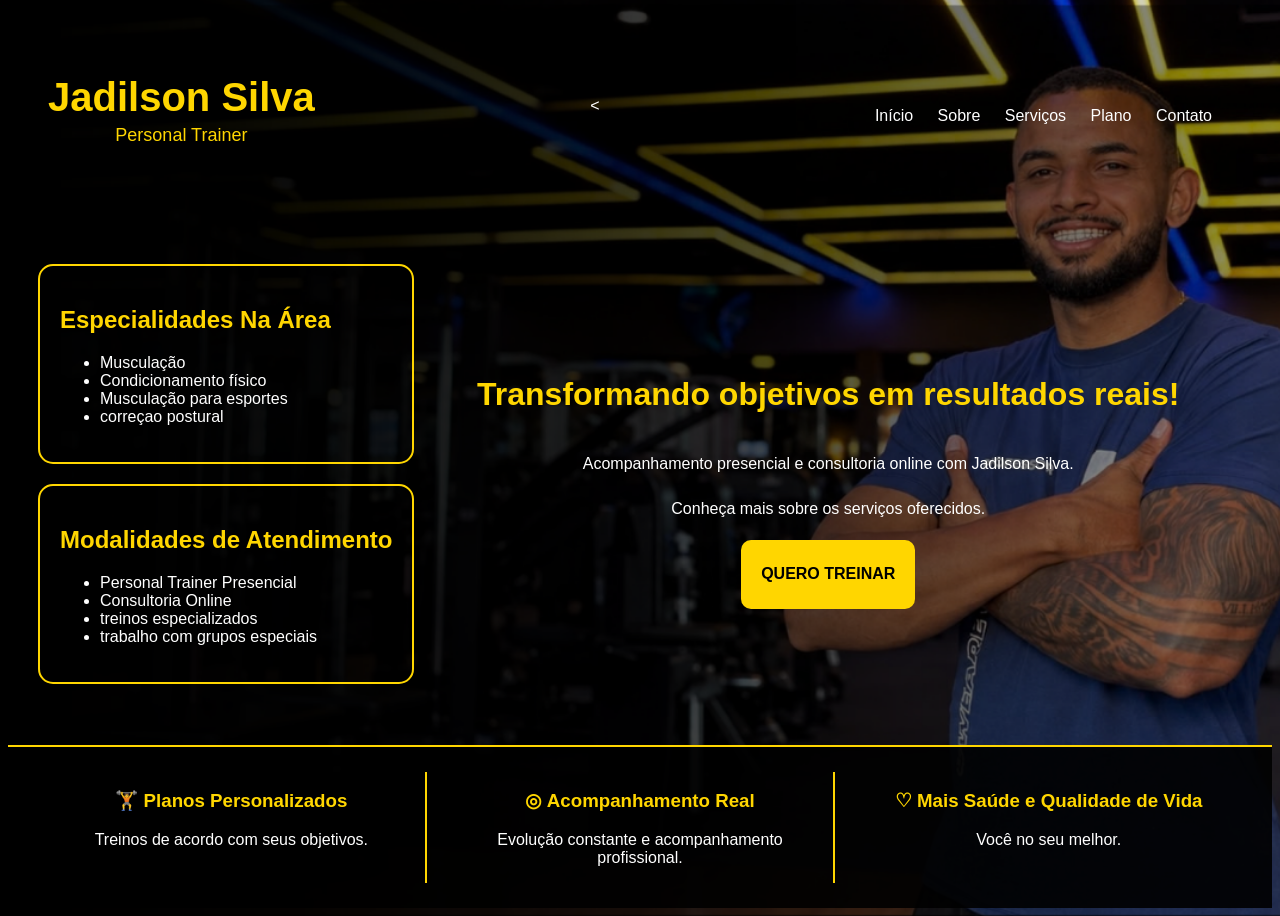
<file: html/index.html>
<!DOCTYPE html>
<html lang="pt-br">

<head>
    <meta charset="UTF-8">
    <meta name="viewport" content="width=device-width, initial-scale=1.0">
    <title>Jadilson Silva - Personal Trainer</title>
    <link rel="stylesheet" href="../css/style.css">
</head>

<body>

    <header>
        <div class="identidade">
        <h1> Jadilson Silva</h1>
        <p class="subtitulo">Personal Trainer</p>
        </div>
        <<nav aria-label="Menu principal">
    <a href="index.html">Início</a>
    <a href="sobre.html">Sobre</a>
    <a href="servicos.html">Serviços</a>
    <a href="planos.html">Plano</a>
    <a href="contato.html">Contato</a>
</nav>
    </header>

    <main>
     <div class="painel-lateral">
    <section class="especialidades">
    <h2>Especialidades Na Área</h2>
    <ul>
        <li>Musculação</li>
        <li>Condicionamento físico</li>
        <li>Musculação para esportes</li>
        <li>correçao postural</li>
    </ul>
    </section>
     <section class="modalidades">
    <h2>Modalidades de Atendimento</h2>
    <ul>
        <li>Personal Trainer Presencial</li>
        <li>Consultoria Online</li>
        <li>treinos especializados</li>
        <li>trabalho com grupos especiais</li>
    </ul>
</section>
</div>
        <section class="apresentacao">
            
            <h2 class="slogan">
                Transformando objetivos em resultados reais!
            </h2>
            
            <p>

                Acompanhamento presencial e consultoria online
                com Jadilson Silva.
            </p>

            <p>
                Conheça mais sobre os serviços oferecidos.
            </p>

            <a href="servicos.html" class="botao">
                QUERO TREINAR
            </a>
    
        </section>
       
    </main>
<footer class="destaques-contato">

        <div class="destaque">
            <h3>🏋 Planos Personalizados</h3>
            <p>Treinos de acordo com seus objetivos.</p>
        </div>

        <div class="destaque">
            <h3>◎ Acompanhamento Real</h3>
            <p>Evolução constante e acompanhamento profissional.</p>
        </div>

        <div class="destaque">
            <h3>♡ Mais Saúde e Qualidade de Vida</h3>
            <p>Você no seu melhor.</p>
        </div>

    </footer>

</body>

</html>
</file>
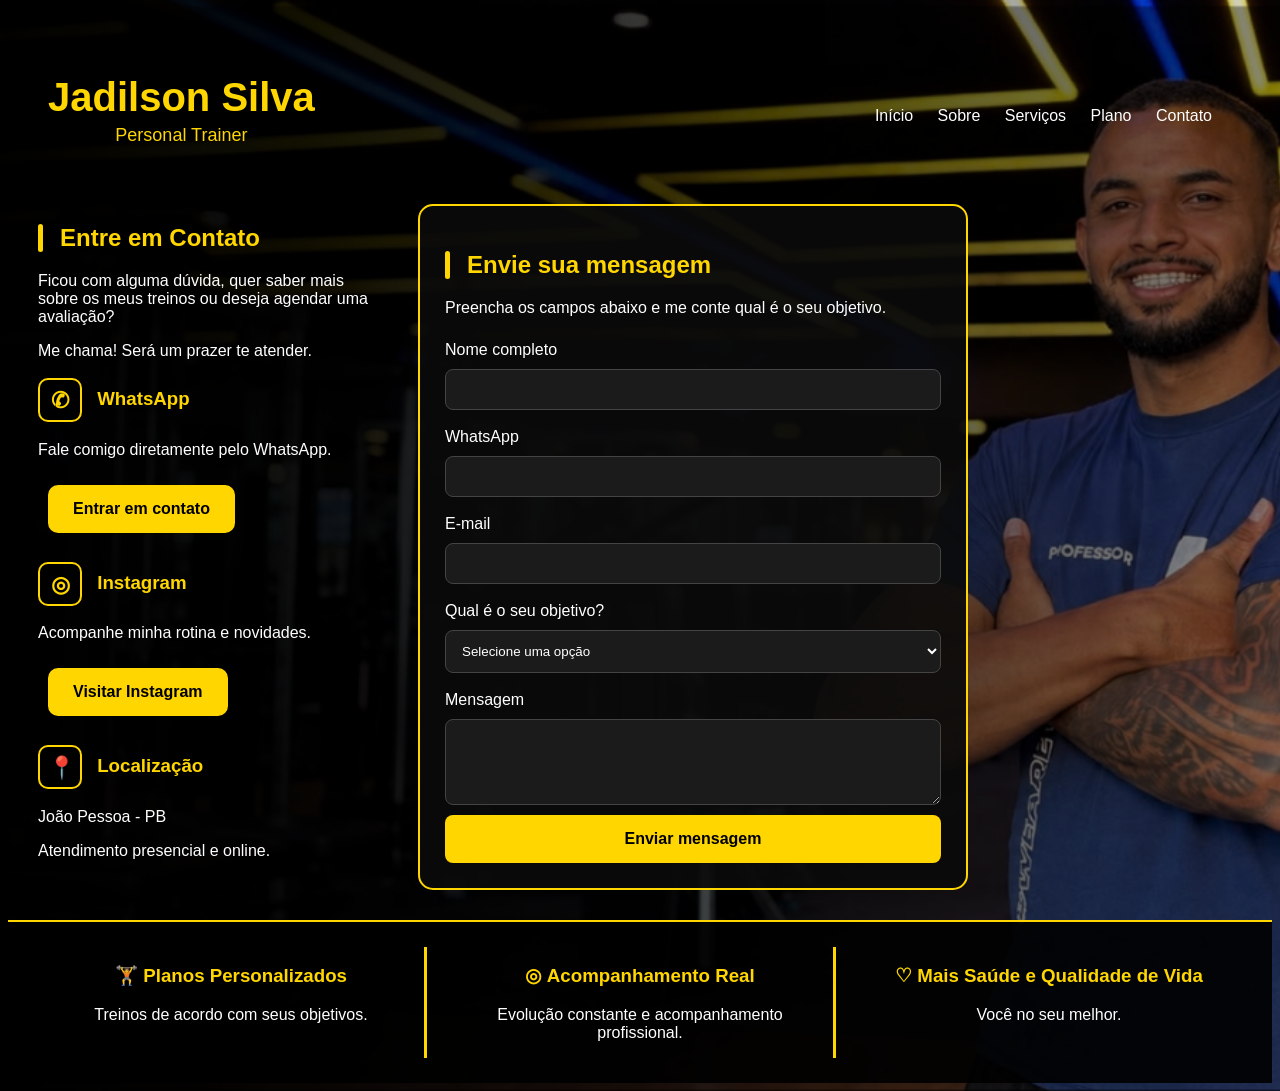
<file: html/contato.html>
<!DOCTYPE html>
<html lang="pt-br">
<head>
    <meta charset="UTF-8">
    <meta name="viewport" content="width=device-width, initial-scale=1.0">
    <title>Contato - Jadilson Silva </title>
    <link rel="stylesheet" href="../css/style.css">
    <link rel="stylesheet" href="../css/contato.css">
</head>
<body>
    <header>
    <div class="identidade">
        <h1>Jadilson Silva</h1>
        <p class="subtitulo">Personal Trainer</p>
    </div>

    <nav aria-label="Menu principal">
    <a href="index.html">Início</a>
    <a href="sobre.html">Sobre</a>
    <a href="servicos.html">Serviços</a>
    <a href="planos.html">Plano</a>
    <a href="contato.html">Contato</a>
</nav>
</header>
<main>
     <section class="conteudo-contato">

        <div class="informacoes-contato">
            <h2>Entre em Contato</h2>

            <p>
                Ficou com alguma dúvida, quer saber mais
                sobre os meus treinos ou deseja agendar
                uma avaliação?
            </p>

            <p>
                Me chama! Será um prazer te atender.
            </p>

            <div class="redes-contato">
                <h3> 
                    <span class="icone-whatsapp">✆</span>
                    WhatsApp
                </h3>
                <p>Fale comigo diretamente pelo WhatsApp.</p>

                <a href="https://wa.me/5583987445817"
                   target="_blank"
                   rel="noopener noreferrer">
                    Entrar em contato
                </a>

                <h3>
                     <span class="icone-instagram">◎</span>
                     Instagram
                </h3>
                <p>Acompanhe minha rotina e novidades.</p>

                <a href="https://www.instagram.com/jadilson_personaltrainer/"
                   target="_blank"
                   rel="noopener noreferrer">
                    Visitar Instagram
                </a>
            </div>

            <div class="localizacao">
                <h3>
                    <span class="icone-localizacao">📍</span>
                     Localização
                </h3>
                <p>João Pessoa - PB</p>
                <p>Atendimento presencial e online.</p>
            </div>
        </div>

        <section class="formulario-contato">
            <h2>Envie sua mensagem</h2>

            <p>
                Preencha os campos abaixo e me conte
                qual é o seu objetivo.
            </p>

            <form>
                <label for="nome">Nome completo</label>
                <input type="text" id="nome" name="nome" required>

                <label for="telefone">WhatsApp</label>
                <input type="tel" id="telefone" name="telefone" required>

                <label for="email">E-mail</label>
                <input type="email" id="email" name="email" required>

                <label for="objetivo">Qual é o seu objetivo?</label>
                <select id="objetivo" name="objetivo" required>
                    <option value="">Selecione uma opção</option>
                    <option value="emagrecimento">Emagrecimento</option>
                    <option value="hipertrofia">Hipertrofia</option>
                    <option value="condicionamento">
                        Condicionamento físico
                    </option>
                    <option value="postura">Melhora postural</option>
                    <option value="outros">Outros</option>
                </select>

                <label for="mensagem">Mensagem</label>
                <textarea id="mensagem" name="mensagem"
                          rows="4"></textarea>

                <button type="submit">Enviar mensagem</button>
            </form>
        </section>

    </section>
</main>
    <footer class="destaques-contato">

    <div class="destaque">
        <h3>🏋 Planos Personalizados</h3>
        <p>Treinos de acordo com seus objetivos.</p>
    </div>

    <div class="destaque">
        <h3>◎ Acompanhamento Real</h3>
        <p>Evolução constante e acompanhamento profissional.</p>
    </div>

    <div class="destaque">
        <h3>♡ Mais Saúde e Qualidade de Vida</h3>
        <p>Você no seu melhor.</p>
    </div>

    </footer>

    
</body>
</html>
</file>
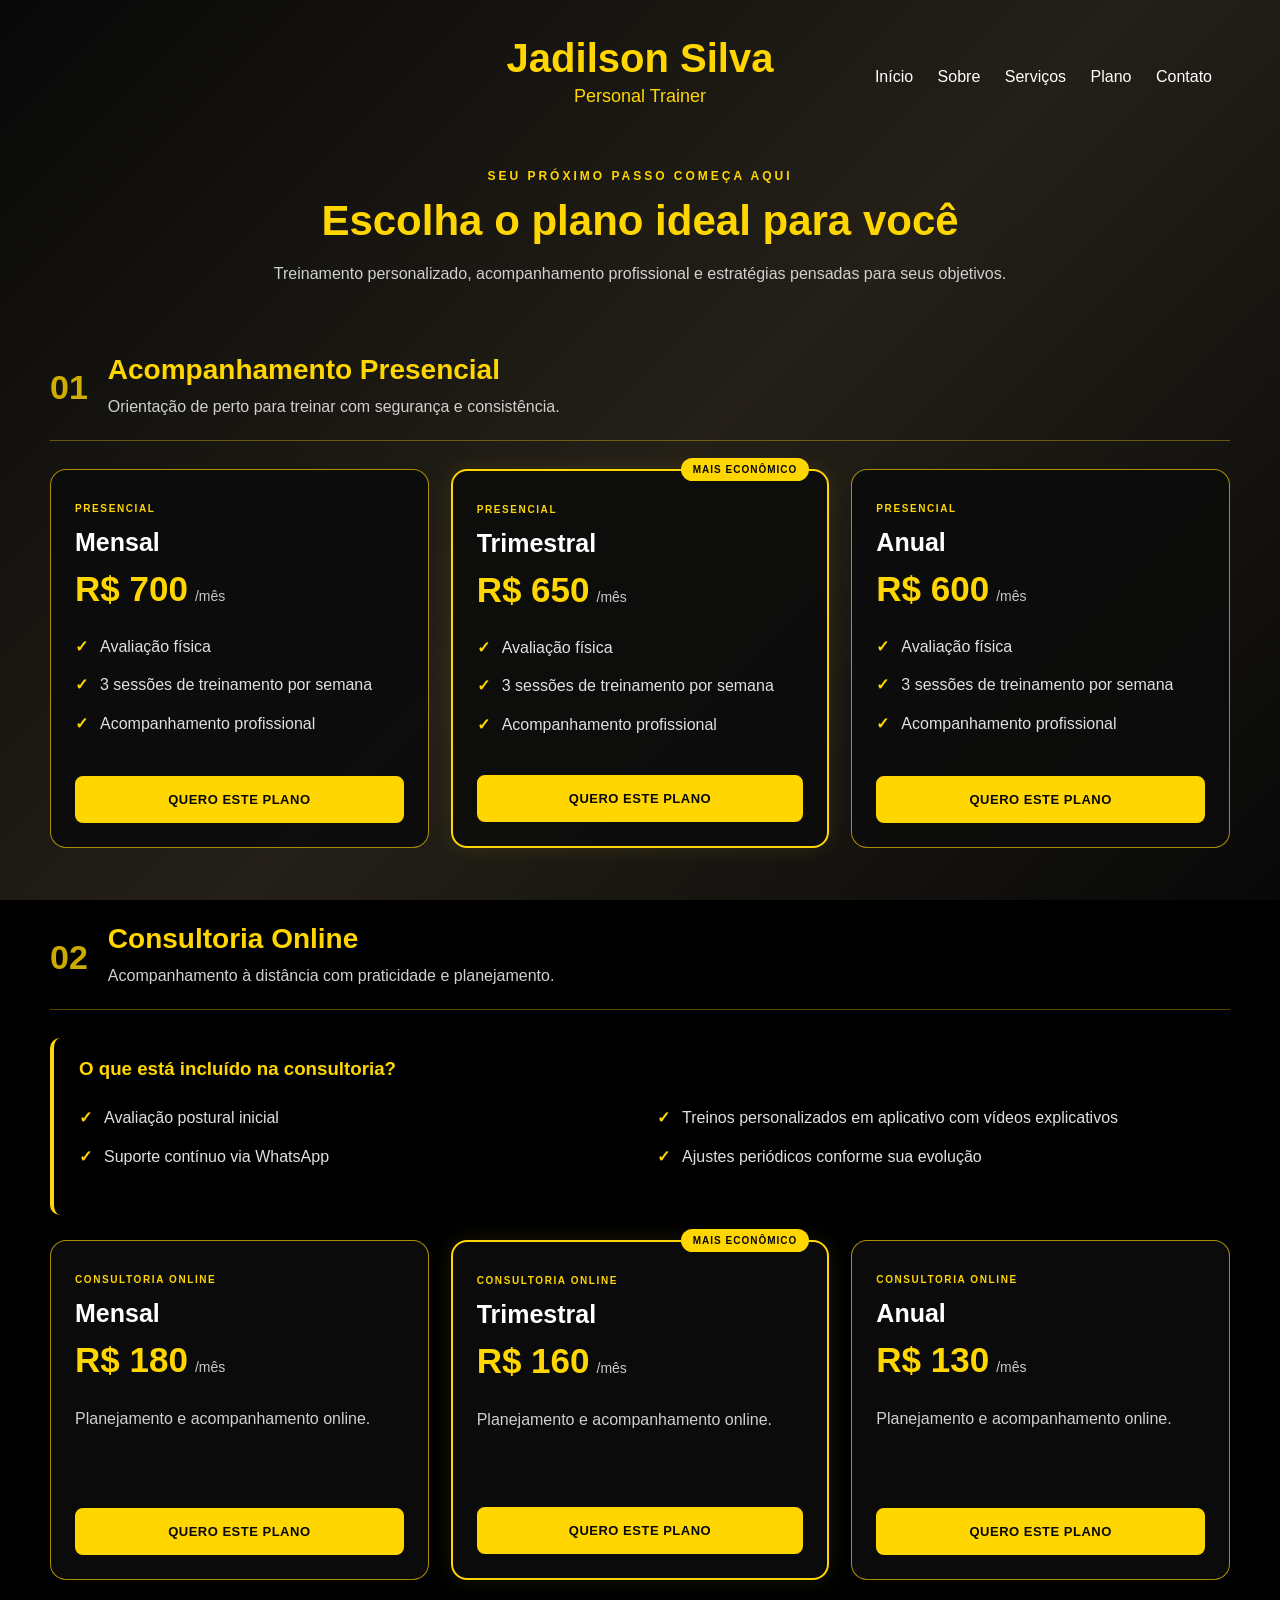
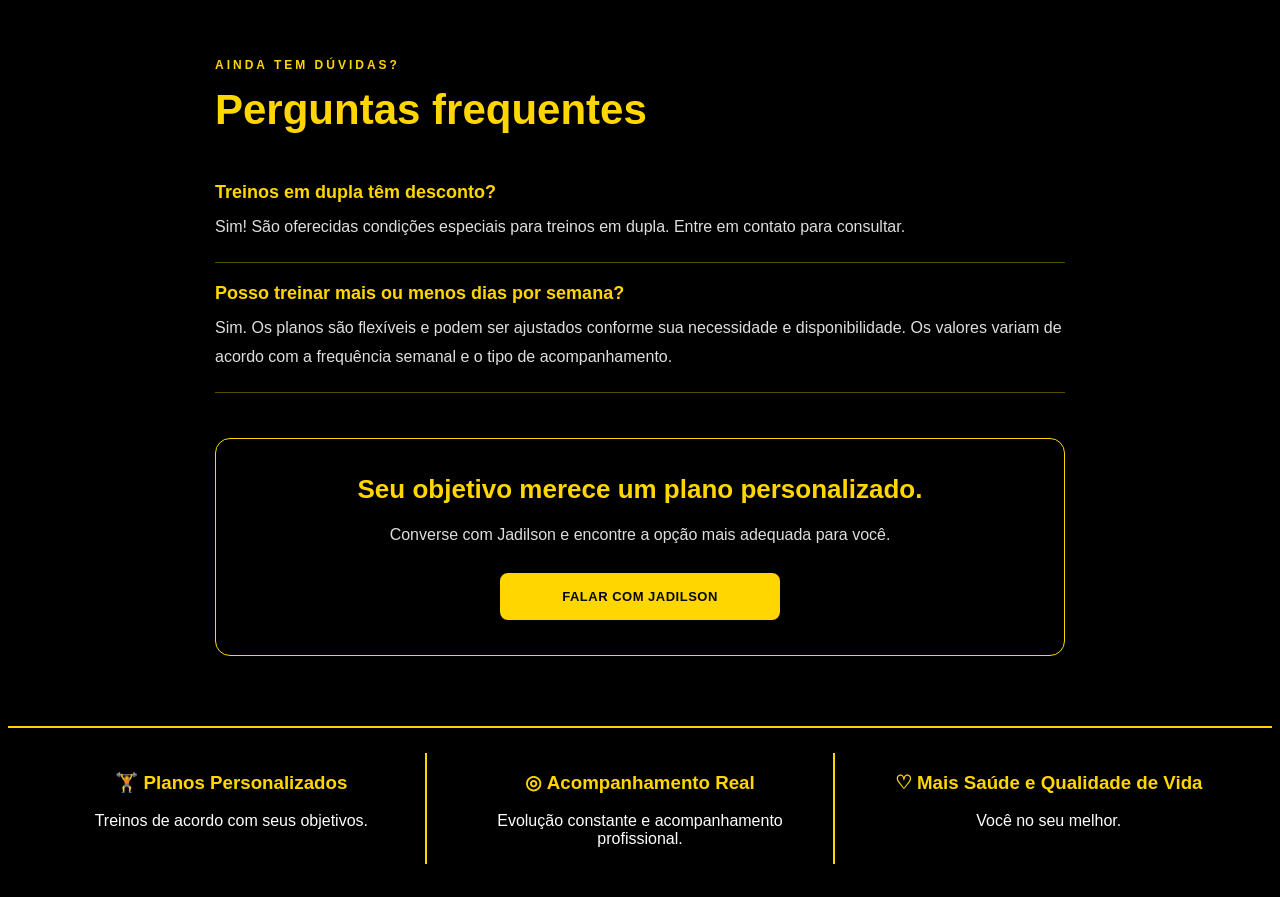
<file: html/planos.html>
<!DOCTYPE html>
<html lang="pt-br">
<head>
    <meta charset="UTF-8">
    <meta name="viewport" content="width=device-width, initial-scale=1.0">
    <meta name="description" content="Conheça os planos de acompanhamento presencial e consultoria online de Jadilson Silva, Personal Trainer.">

    <title>Planos e Pacotes - Jadilson Silva | Personal Trainer</title>

    <link rel="stylesheet" href="../css/style.css">
    <link rel="stylesheet" href="../css/planos.css">
</head>

<body class="pagina-planos">

    <header>
        <div class="identidade">
            <h1>Jadilson Silva</h1>
            <p class="subtitulo">Personal Trainer</p>
        </div>

        <nav aria-label="Menu principal">
    <a href="index.html">Início</a>
    <a href="sobre.html">Sobre</a>
    <a href="servicos.html">Serviços</a>
    <a href="planos.html">Plano</a>
    <a href="contato.html">Contato</a>
</nav>
    </header>

    <main class="conteudo-planos">

        <section class="intro-planos">
            <span class="etiqueta">SEU PRÓXIMO PASSO COMEÇA AQUI</span>

            <h2>Escolha o plano ideal para você</h2>

            <p>
                Treinamento personalizado, acompanhamento profissional
                e estratégias pensadas para seus objetivos.
            </p>
        </section>

        <!-- ACOMPANHAMENTO PRESENCIAL -->

        <section class="grupo-planos" aria-labelledby="titulo-presencial">

            <div class="titulo-grupo">
                <span class="numero-grupo">01</span>

                <div>
                    <h2 id="titulo-presencial">
                        Acompanhamento Presencial
                    </h2>

                    <p>
                        Orientação de perto para treinar com segurança e consistência.
                    </p>
                </div>
            </div>

            <div class="grade-planos">

                <!-- PLANO MENSAL -->

                <article class="card-plano">

                    <div class="card-topo">
                        <span class="tipo-plano">PRESENCIAL</span>

                        <h3>Mensal</h3>

                        <p class="preco">
                            <strong>R$ 700</strong>
                            <span>/mês</span>
                        </p>
                    </div>

                    <ul>
                        <li>Avaliação física</li>
                        <li>3 sessões de treinamento por semana</li>
                        <li>Acompanhamento profissional</li>
                    </ul>

                    <a class="botao-plano"
                       href="https://wa.me/5583987445817?text=Ol%C3%A1%2C%20Jadilson!%20Tenho%20interesse%20no%20pacote%20presencial%20mensal."
                       target="_blank"
                       rel="noopener noreferrer">
                        QUERO ESTE PLANO
                    </a>

                </article>

                <!-- PLANO TRIMESTRAL -->

                <article class="card-plano destaque-plano">

                    <span class="selo-plano">MAIS ECONÔMICO</span>

                    <div class="card-topo">
                        <span class="tipo-plano">PRESENCIAL</span>

                        <h3>Trimestral</h3>

                        <p class="preco">
                            <strong>R$ 650</strong>
                            <span>/mês</span>
                        </p>
                    </div>

                    <ul>
                        <li>Avaliação física</li>
                        <li>3 sessões de treinamento por semana</li>
                        <li>Acompanhamento profissional</li>
                    </ul>

                    <a class="botao-plano"
                       href="https://wa.me/5583987445817?text=Ol%C3%A1%2C%20Jadilson!%20Tenho%20interesse%20no%20pacote%20presencial%20trimestral."
                       target="_blank"
                       rel="noopener noreferrer">
                        QUERO ESTE PLANO
                    </a>

                </article>

                <!-- PLANO ANUAL -->

                <article class="card-plano">

                    <div class="card-topo">
                        <span class="tipo-plano">PRESENCIAL</span>

                        <h3>Anual</h3>

                        <p class="preco">
                            <strong>R$ 600</strong>
                            <span>/mês</span>
                        </p>
                    </div>

                    <ul>
                        <li>Avaliação física</li>
                        <li>3 sessões de treinamento por semana</li>
                        <li>Acompanhamento profissional</li>
                    </ul>

                    <a class="botao-plano"
                       href="https://wa.me/5583987445817?text=Ol%C3%A1%2C%20Jadilson!%20Tenho%20interesse%20no%20pacote%20presencial%20anual."
                       target="_blank"
                       rel="noopener noreferrer">
                        QUERO ESTE PLANO
                    </a>

                </article>

            </div>
        </section>

        <!-- CONSULTORIA ONLINE -->

        <section class="grupo-planos grupo-online"
                 aria-labelledby="titulo-online">

            <div class="titulo-grupo">
                <span class="numero-grupo">02</span>

                <div>
                    <h2 id="titulo-online">Consultoria Online</h2>

                    <p>
                        Acompanhamento à distância com praticidade e planejamento.
                    </p>
                </div>
            </div>

            <div class="beneficios-online">

                <h3>O que está incluído na consultoria?</h3>

                <ul>
                    <li>Avaliação postural inicial</li>

                    <li>
                        Treinos personalizados em aplicativo
                        com vídeos explicativos
                    </li>

                    <li>Suporte contínuo via WhatsApp</li>

                    <li>
                        Ajustes periódicos conforme sua evolução
                    </li>
                </ul>

            </div>

            <div class="grade-planos">

                <!-- PLANO MENSAL -->

                <article class="card-plano">

                    <div class="card-topo">
                        <span class="tipo-plano">CONSULTORIA ONLINE</span>

                        <h3>Mensal</h3>

                        <p class="preco">
                            <strong>R$ 180</strong>
                            <span>/mês</span>
                        </p>
                    </div>

                    <p class="descricao-card">
                        Planejamento e acompanhamento online.
                    </p>

                    <a class="botao-plano"
                       href="https://wa.me/5583987445817?text=Ol%C3%A1%2C%20Jadilson!%20Tenho%20interesse%20na%20consultoria%20online%20mensal."
                       target="_blank"
                       rel="noopener noreferrer">
                        QUERO ESTE PLANO
                    </a>

                </article>

                <!-- PLANO TRIMESTRAL -->

                <article class="card-plano destaque-plano">

                    <span class="selo-plano">MAIS ECONÔMICO</span>

                    <div class="card-topo">
                        <span class="tipo-plano">CONSULTORIA ONLINE</span>

                        <h3>Trimestral</h3>

                        <p class="preco">
                            <strong>R$ 160</strong>
                            <span>/mês</span>
                        </p>
                    </div>

                    <p class="descricao-card">
                        Planejamento e acompanhamento online.
                    </p>

                    <a class="botao-plano"
                       href="https://wa.me/5583987445817?text=Ol%C3%A1%2C%20Jadilson!%20Tenho%20interesse%20na%20consultoria%20online%20trimestral."
                       target="_blank"
                       rel="noopener noreferrer">
                        QUERO ESTE PLANO
                    </a>

                </article>

                <!-- PLANO ANUAL -->

                <article class="card-plano">

                    <div class="card-topo">
                        <span class="tipo-plano">CONSULTORIA ONLINE</span>

                        <h3>Anual</h3>

                        <p class="preco">
                            <strong>R$ 130</strong>
                            <span>/mês</span>
                        </p>
                    </div>

                    <p class="descricao-card">
                        Planejamento e acompanhamento online.
                    </p>

                    <a class="botao-plano"
                       href="https://wa.me/5583987445817?text=Ol%C3%A1%2C%20Jadilson!%20Tenho%20interesse%20na%20consultoria%20online%20anual."
                       target="_blank"
                       rel="noopener noreferrer">
                        QUERO ESTE PLANO
                    </a>

                </article>

            </div>
        </section>

        <!-- PERGUNTAS FREQUENTES -->

        <section class="duvidas-planos"
                 aria-labelledby="titulo-duvidas">

            <span class="etiqueta">AINDA TEM DÚVIDAS?</span>

            <h2 id="titulo-duvidas">Perguntas frequentes</h2>

            <article class="pergunta">

                <h3>Treinos em dupla têm desconto?</h3>

                <p>
                    Sim! São oferecidas condições especiais
                    para treinos em dupla. Entre em contato para consultar.
                </p>

            </article>

            <article class="pergunta">

                <h3>Posso treinar mais ou menos dias por semana?</h3>

                <p>
                    Sim. Os planos são flexíveis e podem ser ajustados
                    conforme sua necessidade e disponibilidade.
                    Os valores variam de acordo com a frequência
                    semanal e o tipo de acompanhamento.
                </p>

            </article>

            <div class="chamada-final">

                <h2>Seu objetivo merece um plano personalizado.</h2>

                <p>
                    Converse com Jadilson e encontre a opção
                    mais adequada para você.
                </p>

                <a class="botao-plano botao-final"
                   href="https://wa.me/5583987445817?text=Ol%C3%A1%2C%20Jadilson!%20Quero%20conhecer%20os%20planos%20e%20encontrar%20a%20melhor%20op%C3%A7%C3%A3o%20para%20mim."
                   target="_blank"
                   rel="noopener noreferrer">
                    FALAR COM JADILSON
                </a>

            </div>

        </section>

    </main>

    <!-- RODAPÉ -->

    <footer class="destaques-contato">

        <div class="destaque">
            <h3>🏋 Planos Personalizados</h3>
            <p>Treinos de acordo com seus objetivos.</p>
        </div>

        <div class="destaque">
            <h3>◎ Acompanhamento Real</h3>
            <p>Evolução constante e acompanhamento profissional.</p>
        </div>

        <div class="destaque">
            <h3>♡ Mais Saúde e Qualidade de Vida</h3>
            <p>Você no seu melhor.</p>
        </div>

    </footer>

</body>
</html>
</file>
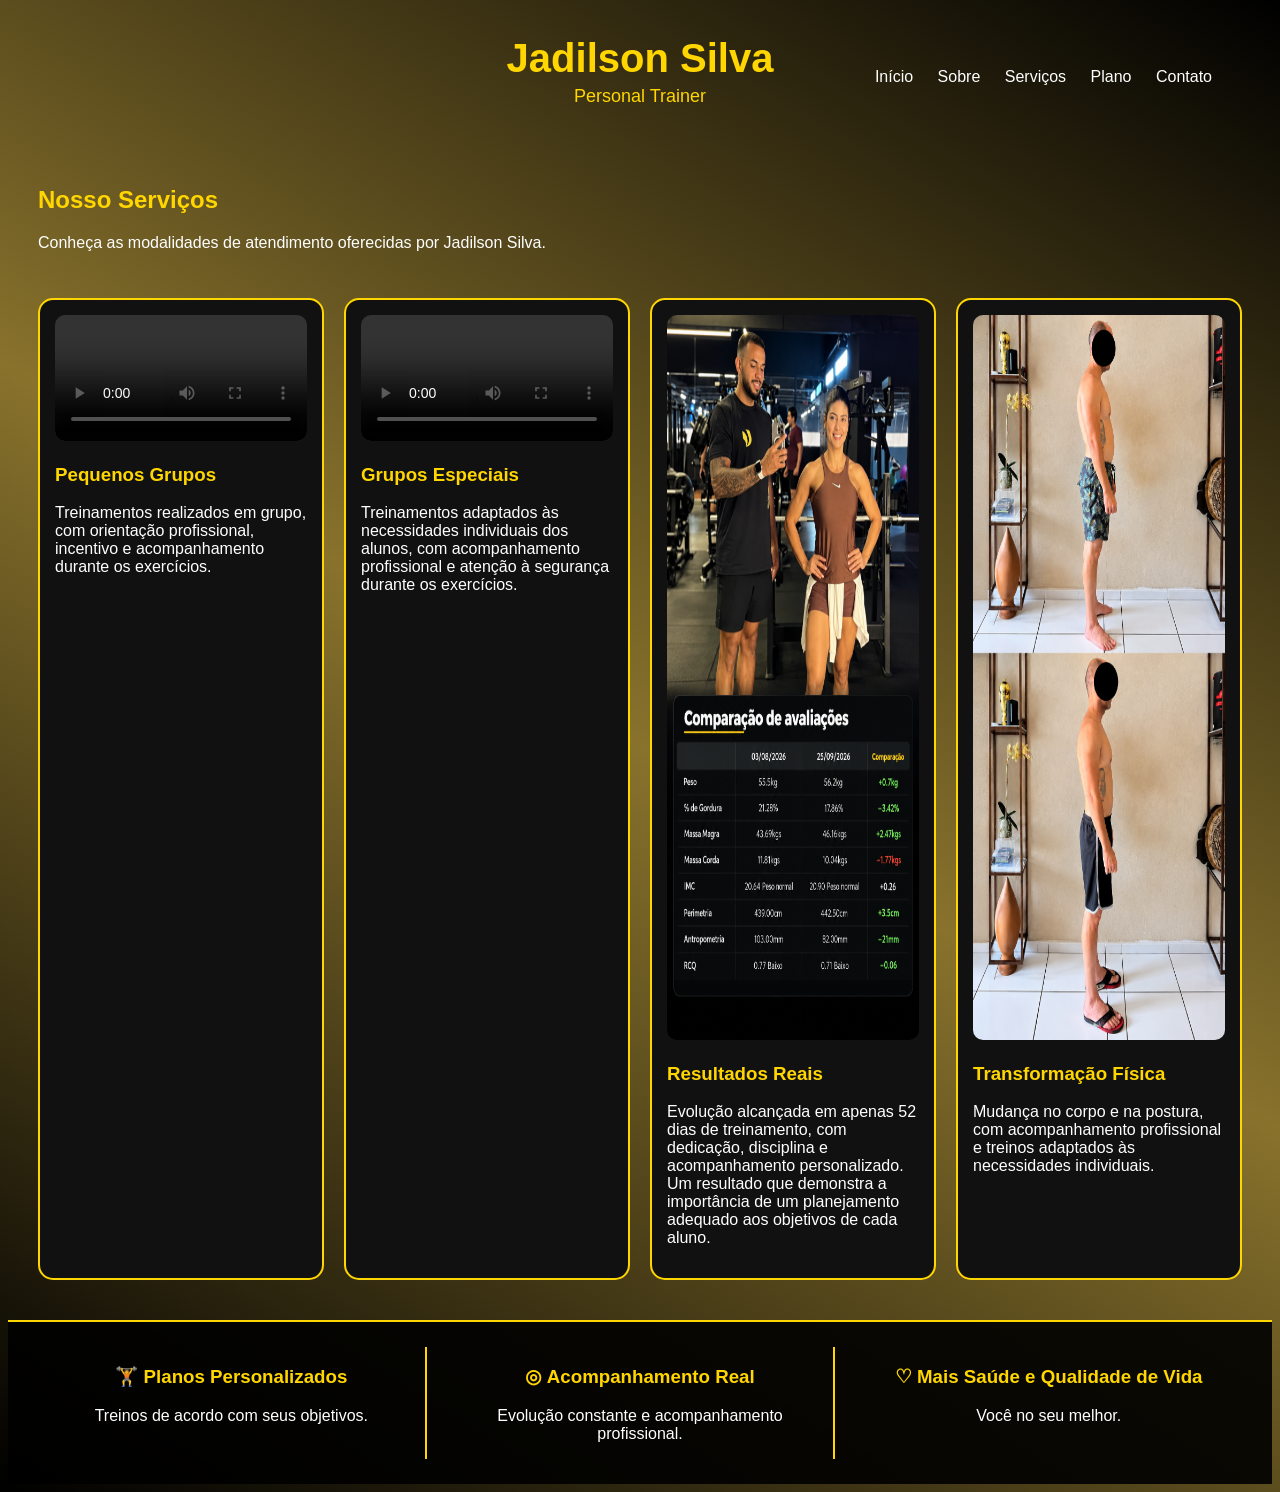
<file: html/servicos.html>
<!DOCTYPE html>
<html lang="pt-br">
<head>
    <meta charset="UTF-8">
    <meta name="viewport" content="width=device-width, initial-scale=1.0">
    <title>Serviços - jadilson Silva </title>
     <link rel="stylesheet" href="../css/style.css">
    <link rel="stylesheet" href="../css/serviços.css">
    
</head>
<body>
    <header>
        <div class="identidade">
        <h1> Jadilson Silva</h1>
        <p class="subtitulo">Personal Trainer</p>
        </div>
        <nav aria-label="Menu principal">
    <a href="index.html">Início</a>
    <a href="sobre.html">Sobre</a>
    <a href="servicos.html">Serviços</a>
    <a href="planos.html">Plano</a>
    <a href="contato.html">Contato</a>
</nav>
    </header>
    <main>
    <section class="introducao-servicos">
        <h2>Nosso Serviços</h2>
        <p>
            Conheça as modalidades de atendimento
            oferecidas por Jadilson Silva.
        </p>
    </section>
    <section class="galeria-servicos">
    <article class="cartao-servico">
    <video controls>
        <source src="../video/grupos.mp4" type="video/mp4">
        
    </video>

    <h3>Pequenos Grupos</h3>

    <p>
        Treinamentos realizados em grupo, com orientação
        profissional, incentivo e acompanhamento
        durante os exercícios.
    </p>
</article>
<article class="cartao-servico">
    <video controls>
        <source src="../video/especial.mp4" type="video/mp4">
    
    </video>

    <h3>Grupos Especiais</h3>

    <p>
        Treinamentos adaptados às necessidades
        individuais dos alunos, com acompanhamento
        profissional e atenção à segurança
        durante os exercícios.
    </p>
</article>
<article class="cartao-servico">
    <img src="../imagens/resultado.png"
         alt="Resultado do acompanhamento físico">

    <h3>Resultados Reais</h3>

    <p>
        Evolução alcançada em apenas 52 dias de treinamento, com dedicação, disciplina e acompanhamento personalizado.
         Um resultado que demonstra a importância de um planejamento adequado aos objetivos de cada aluno.
    </p>
</article>

<article class="cartao-servico">
    <img src="../imagens/postura2.png"
         alt="Transformação física de aluno">

    <h3>Transformação Física</h3>

    <p>
        Mudança no corpo e na postura, com
        acompanhamento profissional e treinos
        adaptados às necessidades individuais.
    </p>
</article>
</section>
</main>
    <footer class="destaques-contato">

        <div class="destaque">
            <h3>🏋 Planos Personalizados</h3>
            <p>Treinos de acordo com seus objetivos.</p>
        </div>

        <div class="destaque">
            <h3>◎ Acompanhamento Real</h3>
            <p>Evolução constante e acompanhamento profissional.</p>
        </div>

        <div class="destaque">
            <h3>♡ Mais Saúde e Qualidade de Vida</h3>
            <p>Você no seu melhor.</p>
        </div>

    </footer>

</body>
</html>
</file>
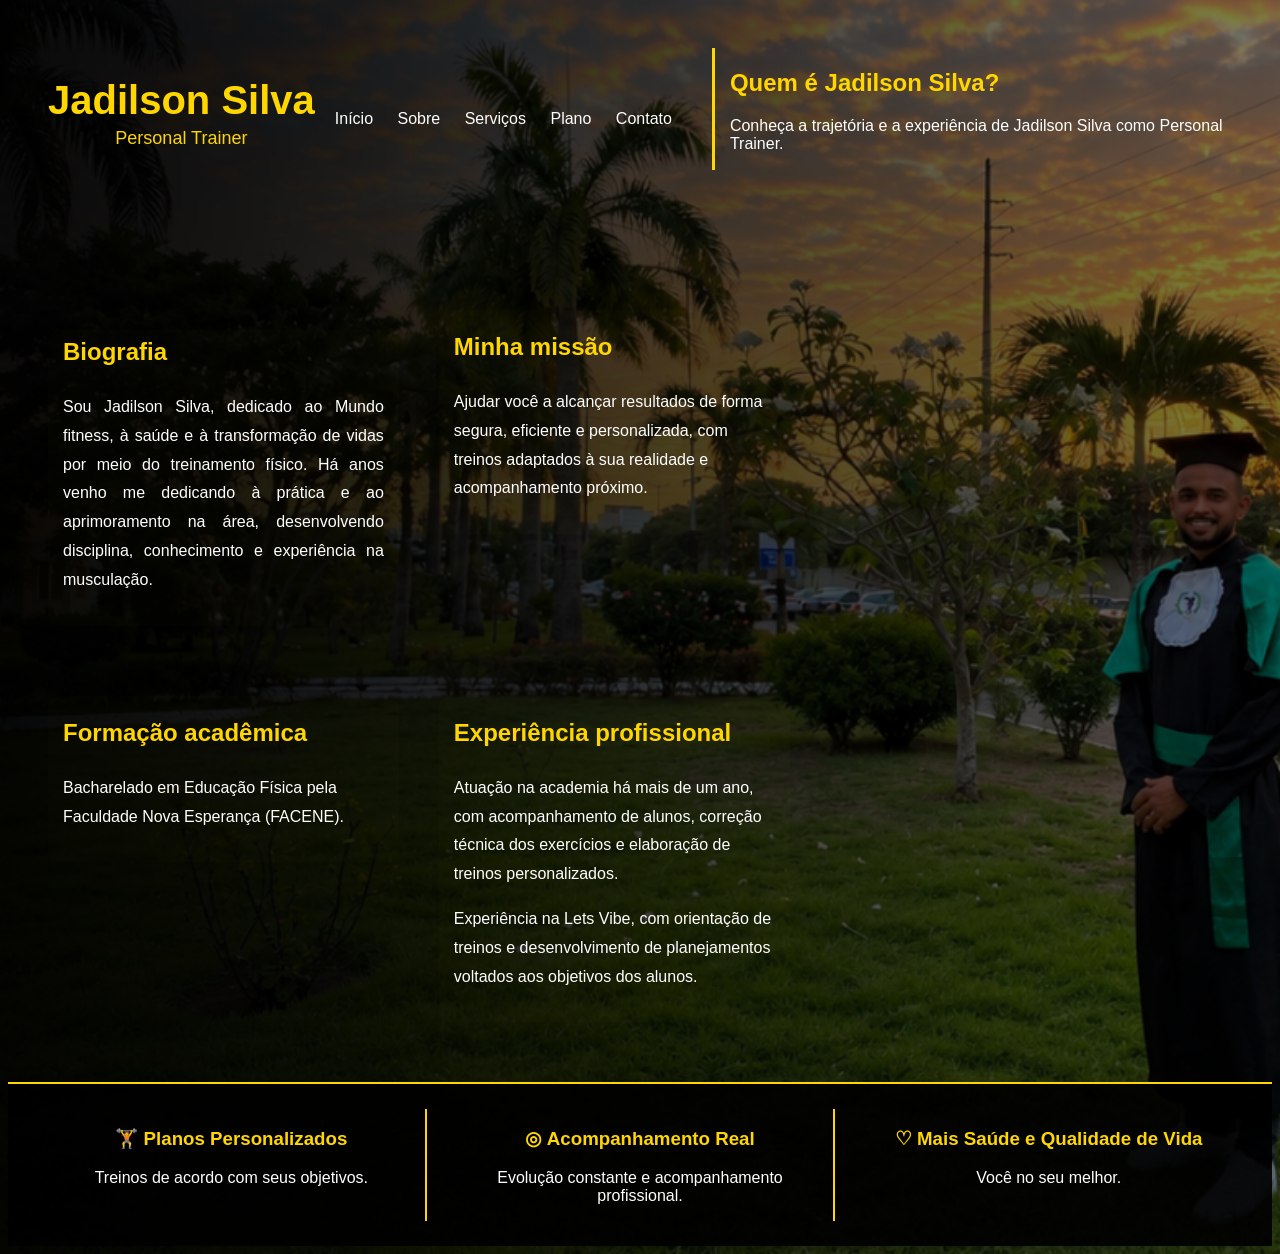
<file: html/sobre.html>
<!DOCTYPE html>
<html lang="pt-br">
<head>
    <meta charset="UTF-8">
    <meta name="viewport" content="width=device-width, initial-scale=1.0">
    <title>Sobre | Jadilson Silva</title>
    <link rel="stylesheet" href="../css/style.css">
    <link rel="stylesheet" href="../css/sobre.css">
</head>
<body>
<header>
        <div class="identidade">
        <h1> Jadilson Silva</h1>
        <p class="subtitulo">Personal Trainer</p>
        </div>
        <nav aria-label="Menu principal">
    <a href="index.html">Início</a>
    <a href="sobre.html">Sobre</a>
    <a href="servicos.html">Serviços</a>
    <a href="planos.html">Plano</a>
    <a href="contato.html">Contato</a>
</nav>
    <section class="sobre">
        <h2>Quem é Jadilson Silva?</h2>
        <p>Conheça a trajetória e a experiência de Jadilson Silva como Personal Trainer.</p>
    </section>
    </header>
    <main>
    <section class="biografia">
        <h2>Biografia</h2>

    <p>
        Sou Jadilson Silva, dedicado ao Mundo fitness, à saúde e à
        transformação de vidas por meio do treinamento físico.
        Há anos venho me dedicando à prática e ao aprimoramento
        na área, desenvolvendo disciplina, conhecimento e
        experiência na musculação.
    </p>
    </section>

    <section class="missao">
    <h2>Minha missão</h2>

    <p>
        Ajudar você a alcançar resultados de forma segura,
        eficiente e personalizada, com treinos adaptados
        à sua realidade e acompanhamento próximo.
    </p>
</section>

<section class="formacao">
    <h2>Formação acadêmica</h2>

    <p>
        Bacharelado em Educação Física pela
        Faculdade Nova Esperança (FACENE).
    </p>
</section>

<section class="experiencia">
    <h2>Experiência profissional</h2>

    <p>
        Atuação na academia há mais de um ano,
        com acompanhamento de alunos,
        correção técnica dos exercícios e
        elaboração de treinos personalizados.
    </p>

    <p>
        Experiência na Lets Vibe, com orientação
        de treinos e desenvolvimento de planejamentos
        voltados aos objetivos dos alunos.
    </p>
</section>

</main>
    <footer class="destaques-contato">

        <div class="destaque">
            <h3>🏋 Planos Personalizados</h3>
            <p>Treinos de acordo com seus objetivos.</p>
        </div>

        <div class="destaque">
            <h3>◎ Acompanhamento Real</h3>
            <p>Evolução constante e acompanhamento profissional.</p>
        </div>

        <div class="destaque">
            <h3>♡ Mais Saúde e Qualidade de Vida</h3>
            <p>Você no seu melhor.</p>
        </div>

    </footer>

</body>
</html>
</file>
<file: css/style.css>
/* Define a aparência geral da página, como fundo e cores. */
    body {
    background-color: black;
    color: white;
    font-family: Verdana, sans-serif;
    background-image: url("../imagens/tela\ inical\ pc.png");
    background-size: cover;
    background-position: center top;
    background-repeat: no-repeat;
}   
/* Define a aparência dos textos e títulos. */
    h1 { 
    color: #FFD600;
    text-align: center;
    font-size: 40px;
    font-family:Impact, sans-serif;
    margin-bottom: 0;
}
/* Define a aparência dos textos e títulos. */
    h2 {
    color:#FFD600;

}
/* Organiza o cabeçalho e o menu de navegação. */
nav a {
    color: white;
    text-decoration: none;
    margin-right: 20px;

}
/* Organiza o cabeçalho e o menu de navegação. */
    header {
    padding: 40px;
    text-align: center;
     display: flex;
    justify-content: space-between;
    align-items: center;
    gap: 20px;
}
/* Organiza o cabeçalho e o menu de navegação. */
nav {
    text-align: right;
    margin-top: 20px;
}
/* Define a aparência dos textos e títulos. */
p.subtitulo {
    font-size: 18px;
    color: #FFD600;
    text-align: center;
    margin-top: 5px;
}
/* Define a aparência dos textos e títulos. */
h2.slogan {
    font-size: 32px;
    text-align: center;
    font-weight: bold;
}
/* Estiliza botões e links que funcionam como botões. */
.botao {
    background-color: #FFD600;
    color: black;
    padding: 20px;
    border-radius: 10px;
    text-decoration: none;
    font-weight: bold;
    display: inline-block;
    
}
/* Define a aparência e o posicionamento desse elemento da página. */
.apresentacao {
    text-align: center;
    max-width: 900px;
    margin: 0 auto;
    line-height: 1.8;
    

}
/* Controla o tamanho, o encaixe e a aparência das imagens ou vídeos. */
.apresentacao img {
    max-width: 100%;
    height: auto;
    width: 350px;
    border-radius: 15px;
    border: 3px solid #FFD600;
    margin-bottom: 40px;
    
}
/* Estiliza a identidade visual e o fundo da página. */
.identidade {
    text-align: left;
}

/* Organiza a área principal do conteúdo da página. */
main {
    display: flex;
    align-items: center;
    padding: 0 30px;
}

/* Define a aparência e o posicionamento desse elemento da página. */
.especialidades,
.modalidades {
    border: 2px solid #FFD600;
    border-radius: 15px;
    padding: 20px;
}
/* Define a aparência e o posicionamento desse elemento da página. */
.painel-lateral {
    display: flex;
    flex-direction: column;
    gap: 20px;
}



/* Estiliza o rodapé e seus blocos de informação. */
/* RODAPÉ PADRÃO */
.destaques-contato {
    display: flex;
    justify-content: space-between;
    align-items: stretch;
    gap: 20px;
    background-color: rgba(0, 0, 0, 0.9);
    border-top: 2px solid #FFD600;
    padding: 25px 30px;
}

/* Estiliza o rodapé e seus blocos de informação. */
.destaque {
    flex: 1;
    text-align: center;
    padding: 0 20px;
}

/* Estiliza o rodapé e seus blocos de informação. */
.destaque:not(:last-child) {
    border-right: 2px solid #FFD600;
}

/* Estiliza o rodapé e seus blocos de informação. */
.destaque h3 {
    color: #FFD600;
}

/* Estiliza o rodapé e seus blocos de informação. */
.destaque p {
    color: white;
}

/* Ajustes de layout para telas menores, como celulares. */
@media (max-width: 850px) {
/* Define a aparência geral da página, como fundo e cores. */
    body {
        background-image: url("../imagens/tela\ inical\ mob.png");
        background-size: cover;
        background-repeat: no-repeat;
        background-position: 70% top;
    }

/* Organiza o cabeçalho e o menu de navegação. */
    header {
        flex-direction: column;
    }

/* Organiza o cabeçalho e o menu de navegação. */
    nav {
        text-align: center;
    }

/* Organiza o cabeçalho e o menu de navegação. */
    nav a {
        display: inline-block;
        margin: 5px 8px;
    }

/* Organiza a área principal do conteúdo da página. */
    main {
        display: block;
    }

/* Define a aparência e o posicionamento desse elemento da página. */
    .painel-lateral {
    display: none;
}

/* Estiliza o rodapé e seus blocos de informação. */
.destaques-contato {
        display: none;
    }


}

/* Ajustes de layout para telas maiores, como computadores. */
@media (min-width: 851px) {
/* Define a aparência geral da página, como fundo e cores. */
    body {
        min-height: 100vh;
        display: flex;
        flex-direction: column;
    }

/* Organiza a área principal do conteúdo da página. */
    main {
        flex: 1;
    }

/* Estiliza o rodapé e seus blocos de informação. */
    .destaques-contato {
        margin-top: auto;
    }

/* Controla o tamanho, o encaixe e a aparência das imagens ou vídeos. */
    .apresentacao img {
        width: 250px;
    }
}
</file>
<file: css/contato.css>
/* Define a aparência e o posicionamento desse elemento da página. */
.redes-contato a {
    display: inline-block;
    background-color: #FFD600;
    color: black;
    padding: 15px 25px;
    border-radius: 10px;
    text-decoration: none;
    font-weight: bold;
    margin: 10px;
}
/* Define a aparência e o posicionamento desse elemento da página. */
.redes-contato a {
    transition: 0.3s;
}

/* Efeito visual quando o cursor passa sobre o elemento. */
.redes-contato a:hover {
    background-color: white;
    transform: scale(1.05);
}
/* Estiliza os campos e elementos do formulário. */
.formulario-contato {
    background-color: rgba(10, 10, 10, 0.9);
    border: 2px solid #FFD600;
    border-radius: 15px;
    padding: 25px;
    max-width: 550px;
}
/* Estiliza os campos e elementos do formulário. */
.formulario-contato form {
    display: flex;
    flex-direction: column;
    gap: 10px;
}

/* Estiliza os campos e elementos do formulário. */
.formulario-contato input,
.formulario-contato select,
.formulario-contato textarea {
    width: 100%;
    padding: 12px;
    border: 1px solid #444;
    border-radius: 8px;
    background-color: #1B1B1B;
    color: white;
    box-sizing: border-box;
}

/* Estiliza os campos e elementos do formulário. */
.formulario-contato label {
    margin-top: 8px;
}
/* Estiliza botões e links que funcionam como botões. */
.formulario-contato button {
    background-color: #FFD600;
    color: black;
    border: none;
    border-radius: 8px;
    padding: 15px;
    font-weight: bold;
    font-size: 16px;
    cursor: pointer;
    transition: 0.3s;
}

/* Efeito visual quando o cursor passa sobre o elemento. */
.formulario-contato button:hover {
    background-color: white;
    transform: scale(1.02);
}
/* Estiliza os campos e elementos do formulário. */
.informacoes-contato h3 {
    color: #FFD600;
}
/* Define a aparência dos textos e títulos. */
.icone-whatsapp {
    display: inline-block;
    color: #FFD600;
    border: 2px solid #FFD600;
    border-radius: 10px;
    padding: 8px;
    margin-right: 10px;
    font-size: 22px;
}
/* Define a aparência e o posicionamento desse elemento da página. */
.icone-instagram {
    display: inline-block;
    color: #FFD600;
    border: 2px solid #FFD600;
    border-radius: 10px;
    padding: 8px;
    margin-right: 10px;
    font-size: 22px;
}
/* Define a aparência e o posicionamento desse elemento da página. */
.icone-localizacao {
    display: inline-block;
    color: #FFD600;
    border: 2px solid #FFD600;
    border-radius: 10px;
    padding: 8px;
    margin-right: 10px;
    font-size: 22px;
}
/* Define a aparência dos textos e títulos. */
.icone-whatsapp,
.icone-instagram,
.icone-localizacao {
    width: 24px;
    height: 24px;
    text-align: center;
    vertical-align: middle;
}
/* Estiliza o rodapé e seus blocos de informação. */
.destaques-contato {
    display: flex;
    justify-content: space-around;
    gap: 20px;
    background-color: rgba(0, 0, 0, 0.9);
    border-top: 2px solid #FFD600;
    padding: 25px;
}

/* Estiliza o rodapé e seus blocos de informação. */
.destaque {
    text-align: center;
}

/* Estiliza o rodapé e seus blocos de informação. */
.destaque h3 {
    color: #FFD600;
}

/* Estiliza o rodapé e seus blocos de informação. */
.destaque p {
    color: white;
}
/* Estiliza os campos e elementos do formulário. */
.informacoes-contato h2 {
    position: relative;
    padding-left: 22px;
    color: #FFD600;
}

/* Elemento decorativo criado pelo CSS, sem precisar adicionar HTML. */
.informacoes-contato h2::before {
    content: "";
    position: absolute;
    left: 0;
    top: 0;
    width: 5px;
    height: 100%;
    background-color: #FFD600;
    border-radius: 5px;
}
/* Estiliza os campos e elementos do formulário. */
.formulario-contato h2 {
    position: relative;
    padding-left: 22px;
    color: #FFD600;
}

/* Elemento decorativo criado pelo CSS, sem precisar adicionar HTML. */
.formulario-contato h2::before {
    content: "";
    position: absolute;
    left: 0;
    top: 0;
    width: 5px;
    height: 100%;
    background-color: #FFD600;
    border-radius: 5px;
}


/* Estiliza o rodapé e seus blocos de informação. */
.destaques-contato {
    display: flex;
    justify-content: space-between;
    align-items: stretch;
    background-color: rgba(0, 0, 0, 0.9);
    border-top: 2px solid #FFD600;
    padding: 25px 30px;
}

/* Estiliza o rodapé e seus blocos de informação. */
.destaque {
    flex: 1;
    text-align: center;
    padding: 0 20px;
}

/* Estiliza o rodapé e seus blocos de informação. */
.destaque:not(:last-child) {
    border-right: 3px solid #FFD600;
}



/* Ajustes de layout para telas maiores, como computadores. */
@media (min-width: 851px) {
/* Define a aparência e o posicionamento desse elemento da página. */
    .conteudo-contato {
        display: grid;
        grid-template-columns: 350px 550px;
        gap: 30px;
        align-items: start;
         margin-bottom: 30px;
    }
}


/* Ajustes de layout para telas menores, como celulares. */
@media (max-width: 850px) {
/* Define a aparência e o posicionamento desse elemento da página. */
    .conteudo-contato {
        display: flex;
        flex-direction: column;
        gap: 30px;
        padding: 20px;
    }

/* Estiliza os campos e elementos do formulário. */
    .informacoes-contato {
        width: 100%;
    }

/* Estiliza os campos e elementos do formulário. */
    .formulario-contato {
        width: 100%;
        max-width: none;
        box-sizing: border-box;
    }

/* Estiliza o rodapé e seus blocos de informação. */
  .destaques-contato {
        display: flex;
        flex-direction: column;
        gap: 20px;
        padding: 20px;
    }

/* Estiliza o rodapé e seus blocos de informação. */
    .destaque {
        width: 100%;
        box-sizing: border-box;
        padding: 15px 0;
        text-align: center;
    }

/* Estiliza o rodapé e seus blocos de informação. */
    .destaque:not(:last-child) {
        border-right: none;
        border-bottom: 1px solid #FFD600;
    }

/* Estiliza os campos e elementos do formulário. */
      .formulario-contato {
        background-color: #101010;
        border: 2px solid #FFD600;
        border-radius: 15px;
    }
/* Define a aparência geral da página, como fundo e cores. */
body {
            background-image:
        linear-gradient(
            to bottom,
            rgb(255, 213, 0) 0%,
            transparent 18%,
            transparent 72%,
            rgb(255, 213, 0) 88%,
            #080808 100%
        ),
        url("../imagens/tela\ inical\ mob.png");

    background-size: 100% 100%, auto 1500px;
background-position: center, 65% 200px;
    background-repeat: no-repeat;
    background-color: #080808;
    }

/* Estiliza os campos e elementos do formulário. */
    .formulario-contato {
        background-color: #000000;
        border: 2px solid #FFD600;
        border-radius: 15px;
    }

/* Estiliza o rodapé e seus blocos de informação. */
.destaques-contato {
    display: none;
}
/* Define a aparência dos textos e títulos. */
.identidade h1 {
    color: #000000;
}
}
</file>
<file: css/planos.css>
/* Define a aparência e o posicionamento desse elemento da página. */
.pagina-planos {
    min-height: 100vh;
    display: flex;
    flex-direction: column;

    background-image: linear-gradient(
        135deg,
        #080808 0%,
        #242018 52%,
        #080808 100%
    );

    background-attachment: fixed;
}

/* Organiza o cabeçalho e o menu de navegação. */
.pagina-planos header {
    position: relative;
    justify-content: flex-end;
    align-items: center;
}

/* Estiliza a identidade visual e o fundo da página. */
.pagina-planos .identidade {
    position: absolute;
    left: 50%;
    transform: translateX(-50%);
    text-align: center;
}

/* Define a aparência e o posicionamento desse elemento da página. */
.pagina-planos .conteudo-planos {
    display: block;
    width: min(1180px, calc(100% - 48px));
    margin: 0 auto;
    padding: 30px 0 70px;
    flex: 1;
}



/* Estiliza a tabela e suas células. */
.intro-planos {
    max-width: 760px;
    margin: 10px auto 65px;
    text-align: center;
}

/* Define a aparência e o posicionamento desse elemento da página. */
.etiqueta {
    display: inline-block;
    color: #FFD600;
    font-size: 12px;
    font-weight: bold;
    letter-spacing: 3px;
    margin-bottom: 14px;
}

/* Estiliza a tabela e suas células. */
.intro-planos h2,
.duvidas-planos > h2 {
    color: #FFD600;
    font-size: clamp(28px, 4vw, 42px);
    margin: 0 0 15px;
}

/* Estiliza a tabela e suas células. */
.intro-planos p,
.titulo-grupo p {
    color: #d0d0d0;
    line-height: 1.8;
    margin: 0;
}



/* Define a aparência e o posicionamento desse elemento da página. */
.grupo-planos {
    margin-bottom: 75px;
}

/* Define a aparência e o posicionamento desse elemento da página. */
.titulo-grupo {
    display: flex;
    align-items: center;
    gap: 20px;
    margin-bottom: 28px;
    border-bottom: 1px solid rgba(255, 214, 0, 0.35);
    padding-bottom: 18px;
}

/* Define a aparência e o posicionamento desse elemento da página. */
.numero-grupo {
    color: #FFD600;
    font-size: 34px;
    font-weight: bold;
    opacity: 0.8;
}

/* Define a aparência dos textos e títulos. */
.titulo-grupo h2 {
    color: #FFD600;
    font-size: 28px;
    margin: 0 0 7px;
}



/* Organiza e estiliza os cartões ou a grade de conteúdo. */
.grade-planos {
    display: grid;
    grid-template-columns: repeat(3, minmax(0, 1fr));
    gap: 22px;
}

/* Organiza e estiliza os cartões ou a grade de conteúdo. */
.card-plano {
    position: relative;
    display: flex;
    flex-direction: column;

    background: rgba(12, 12, 12, 0.94);
    border: 1px solid rgba(255, 214, 0, 0.65);
    border-radius: 16px;

    padding: 28px 24px 24px;
    min-height: 340px;
    box-sizing: border-box;

    transition: transform 0.2s ease,
                border-color 0.2s ease;
}

/* Efeito visual quando o cursor passa sobre o elemento. */
.card-plano:hover {
    transform: translateY(-5px);
    border-color: #FFD600;
}

/* Estiliza o rodapé e seus blocos de informação. */
.destaque-plano {
    border: 2px solid #FFD600;
    box-shadow: 0 0 22px rgba(255, 214, 0, 0.10);
}

/* Define a aparência e o posicionamento desse elemento da página. */
.selo-plano {
    position: absolute;
    top: -13px;
    right: 18px;

    background: #FFD600;
    color: #080808;

    border-radius: 20px;
    padding: 6px 12px;

    font-size: 10px;
    font-weight: bold;
    letter-spacing: 1px;
}

/* Define a aparência e o posicionamento desse elemento da página. */
.tipo-plano {
    color: #FFD600;
    font-size: 10px;
    font-weight: bold;
    letter-spacing: 1.6px;
}

/* Organiza e estiliza os cartões ou a grade de conteúdo. */
.card-topo h3 {
    color: #fff;
    font-size: 25px;
    margin: 12px 0;
}

/* Define a aparência e o posicionamento desse elemento da página. */
.preco {
    display: flex;
    align-items: baseline;
    gap: 7px;
    margin: 0;
    color: #FFD600;
}

/* Estiliza a tabela e suas células. */
.preco strong {
    font-size: 35px;
}

/* Define a aparência e o posicionamento desse elemento da página. */
.preco span {
    color: #c8c8c8;
    font-size: 14px;
}



/* Organiza e estiliza os cartões ou a grade de conteúdo. */
.card-plano ul,
.beneficios-online ul {
    list-style: none;
    padding: 0;
    margin: 25px 0;
}

/* Organiza e estiliza os cartões ou a grade de conteúdo. */
.card-plano li,
.beneficios-online li {
    color: #e0e0e0;
    line-height: 1.6;
    margin-bottom: 13px;
    padding-left: 25px;
    position: relative;
}

/* Elemento decorativo criado pelo CSS, sem precisar adicionar HTML. */
.card-plano li::before,
.beneficios-online li::before {
    content: "✓";
    color: #FFD600;
    font-weight: bold;
    position: absolute;
    left: 0;
}



/* Estiliza botões e links que funcionam como botões. */
.botao-plano {
    display: block;
    margin-top: auto;

    padding: 14px 12px;

    border: 2px solid #FFD600;
    border-radius: 8px;

    background: #FFD600;
    color: #080808;

    text-align: center;
    text-decoration: none;

    font-weight: bold;
    font-size: 13px;
    letter-spacing: 0.5px;

    transition: background 0.2s ease,
                color 0.2s ease;
}

/* Efeito visual quando o cursor passa sobre o elemento. */
.botao-plano:hover {
    background: transparent;
    color: #FFD600;
}



/* Define a aparência e o posicionamento desse elemento da página. */
.beneficios-online {
    background: rgba(0, 0, 0, 0.55);
    border-left: 4px solid #FFD600;
    border-radius: 10px;

    padding: 20px 25px 8px;
    margin-bottom: 25px;
}

/* Define a aparência dos textos e títulos. */
.beneficios-online h3 {
    color: #FFD600;
    margin: 0;
}

/* Define a aparência e o posicionamento desse elemento da página. */
.beneficios-online ul {
    display: grid;
    grid-template-columns: repeat(2, minmax(0, 1fr));
    column-gap: 30px;
}

/* Organiza e estiliza os cartões ou a grade de conteúdo. */
.descricao-card {
    color: #d0d0d0;
    line-height: 1.7;
    margin: 25px 0;
}



/* Define a aparência e o posicionamento desse elemento da página. */
.duvidas-planos {
    max-width: 850px;
    margin: 0 auto;
}

/* Define a aparência dos textos e títulos. */
.duvidas-planos > h2 {
    margin-bottom: 28px;
}

/* Define a aparência e o posicionamento desse elemento da página. */
.pergunta {
    padding: 20px 0;
    border-bottom: 1px solid rgba(255, 214, 0, 0.35);
}

/* Define a aparência dos textos e títulos. */
.pergunta h3 {
    color: #FFD600;
    margin: 0 0 10px;
    font-size: 18px;
}

/* Define a aparência dos textos e títulos. */
.pergunta p {
    color: #dedede;
    line-height: 1.8;
    margin: 0;
}



/* Define a aparência e o posicionamento desse elemento da página. */
.chamada-final {
    margin-top: 45px;
    padding: 35px 25px;

    border: 1px solid #FFD600;
    border-radius: 15px;

    background: rgba(0, 0, 0, 0.72);
    text-align: center;
}

/* Define a aparência dos textos e títulos. */
.chamada-final h2 {
    color: #FFD600;
    font-size: 26px;
    margin: 0 0 12px;
}

/* Define a aparência dos textos e títulos. */
.chamada-final p {
    color: #ddd;
    line-height: 1.7;
    margin-bottom: 25px;
}

/* Estiliza botões e links que funcionam como botões. */
.botao-final {
    width: min(280px, 100%);
    margin: 0 auto;
    box-sizing: border-box;
}



/* Estiliza o rodapé e seus blocos de informação. */
.pagina-planos .destaques-contato {
    margin-top: auto;
}



/* Ajustes de layout para telas menores, como celulares. */
@media (max-width: 850px) {

/* Define a aparência e o posicionamento desse elemento da página. */
    .pagina-planos {
        background-attachment: scroll;
    }

/* Organiza o cabeçalho e o menu de navegação. */
    .pagina-planos header {
        display: flex;
        flex-direction: column;
        justify-content: center;
        gap: 15px;
        padding: 30px 18px;
    }

/* Estiliza a identidade visual e o fundo da página. */
    .pagina-planos .identidade {
        position: static;
        transform: none;
        text-align: center;
    }

/* Define a aparência e o posicionamento desse elemento da página. */
    .pagina-planos .conteudo-planos {
        width: min(100% - 32px, 560px);
        padding-top: 15px;
    }

/* Estiliza a tabela e suas células. */
    .intro-planos {
        margin: 10px auto 45px;
    }

/* Estiliza a tabela e suas células. */
    .intro-planos h2 {
        font-size: 30px;
    }

/* Define a aparência e o posicionamento desse elemento da página. */
    .titulo-grupo {
        align-items: flex-start;
        gap: 12px;
    }

/* Define a aparência dos textos e títulos. */
    .titulo-grupo h2 {
        font-size: 23px;
    }

/* Define a aparência e o posicionamento desse elemento da página. */
    .numero-grupo {
        font-size: 27px;
    }

/* Organiza e estiliza os cartões ou a grade de conteúdo. */
    .grade-planos {
        grid-template-columns: 1fr;
        gap: 24px;
    }

/* Organiza e estiliza os cartões ou a grade de conteúdo. */
    .card-plano {
        min-height: 0;
    }

/* Define a aparência e o posicionamento desse elemento da página. */
    .beneficios-online ul {
        grid-template-columns: 1fr;
    }

/* Define a aparência e o posicionamento desse elemento da página. */
    .grupo-planos {
        margin-bottom: 55px;
    }

/* Define a aparência dos textos e títulos. */
    .chamada-final h2 {
        font-size: 22px;
    }

/* Estiliza o rodapé e seus blocos de informação. */
    .pagina-planos .destaques-contato {
        display: none;
    }
}

/* Ajustes de layout para telas maiores, como computadores. */
@media (min-width: 851px) {

/* Define a aparência e o posicionamento desse elemento da página. */
    .pagina-planos {
        min-height: 100vh;
    }

}
</file>
<file: css/serviços.css>
/* Define a aparência geral da página, como fundo e cores. */
body {
    background-image: linear-gradient(
        1111deg,
        #000000,
        #88722c,
        #000000
    );
    background-color: #121212;
}
/* Organiza o cabeçalho e o menu de navegação. */
header {
    position: relative;
    justify-content: flex-end;
}

/* Estiliza a identidade visual e o fundo da página. */
.identidade {
    position: absolute;
    left: 50%;
    transform: translateX(-50%);
    text-align: center;
}
/* Organiza e estiliza os cartões ou a grade de conteúdo. */
.cartao-servico {
    background-color: #111111;
    border: 2px solid #FFD600;
    border-radius: 15px;
    padding: 15px;
    max-width: 350px;
    margin-top: 30px;
}

/* Controla o tamanho, o encaixe e a aparência das imagens ou vídeos. */
.cartao-servico video {
    width: 100%;
    border-radius: 10px;
}

/* Organiza e estiliza os cartões ou a grade de conteúdo. */
.cartao-servico h3 {
    color: #FFD600;
}
/* Organiza a área principal do conteúdo da página. */
main {
    display: block;
    padding: 40px 30px;
}

/* Controla o tamanho, o encaixe e a aparência das imagens ou vídeos. */
.cartao-servico img {
    width: 100%;
    height: 725px;
    object-fit: fill;
    border-radius: 10px;
}


/* Ajustes de layout para telas maiores, como computadores. */
@media (min-width: 851px) {
/* Organiza e estiliza os cartões ou a grade de conteúdo. */
    .galeria-servicos {
        display: grid;
        grid-template-columns: repeat(4, minmax(0, 1fr));
        gap: 20px;
        width: 100%;
    }

/* Organiza e estiliza os cartões ou a grade de conteúdo. */
    .cartao-servico {
        width: 100%;
        max-width: none;
        box-sizing: border-box;
    }
}
/* Ajustes de layout para telas menores, como celulares. */
@media (max-width: 850px) {
/* Organiza o cabeçalho e o menu de navegação. */
    header {
        display: flex;
        flex-direction: column;
        align-items: center;
        gap: 20px;
    }

/* Estiliza a identidade visual e o fundo da página. */
    .identidade {
        position: static;
        transform: none;
        text-align: center;
    }

/* Organiza o cabeçalho e o menu de navegação. */
    nav {
        text-align: center;
    }
/* Controla o tamanho, o encaixe e a aparência das imagens ou vídeos. */
     .cartao-servico img {
        width: 100%;
        height: auto;
        object-fit: contain;
        display: block;
    }
}
</file>
<file: css/sobre.css>
/* Define a aparência geral da página, como fundo e cores. */
body {
    display: block;
    background-image: url("../imagens/tela\ sobre\ pc.png");
    background-size: cover;
    background-position: center top;
    background-repeat: no-repeat;
}

/* Organiza a área principal do conteúdo da página. */
main {
    display: block;
    padding: 60px 40px;
    font-family: 'verdana', sans-serif;
}

/* Define a aparência e o posicionamento desse elemento da página. */
.sobre {
    max-width: 600px;
    text-align: left;
     margin-left: 0;
    margin-right: auto;
     border-left: 3px solid #FFD600;
    padding-left: 15px;
    padding-top: 1px;
    padding-bottom: 1px;
   
}
/* Define a aparência e o posicionamento desse elemento da página. */
.biografia {
    max-width: 550px;
    margin-top: 60px;
    margin-left: 0;
    line-height: 1.8;
    text-align: justify;
}
/* Organiza o cabeçalho e o menu de navegação. */
header .sobre {
    position: static;
    flex: 1;
    min-width: 0;
    max-width: 500px;
}
/* Define a aparência e o posicionamento desse elemento da página. */
.missao {
    max-width: 550px;
    margin-top: 40px;
    line-height: 1.8;
    text-align: left;
}

/* Define a aparência dos textos e títulos. */
.missao h2 {
    color: #FFD600;
}

/* Estiliza os campos e elementos do formulário. */
.formacao {
    max-width: 550px;
    margin-top: 40px;
    line-height: 1.8;
}

/* Estiliza os campos e elementos do formulário. */
.formacao h2 {
    color: #FFD600;
}

/* Define a aparência e o posicionamento desse elemento da página. */
.experiencia {
    max-width: 550px;
    margin-top: 40px;
    line-height: 1.8;
    text-align: left;
}

/* Define a aparência dos textos e títulos. */
.experiencia h2 {
    color: #FFD600;
}



/* Organiza a área principal do conteúdo da página. */
main section {
    background-color: rgba(255, 217, 0, 0.007);
    padding: 15px;
    border-radius: 10px;
}





/* Ajustes de layout para telas menores, como celulares. */
@media (max-width: 850px) {
/* Define a aparência geral da página, como fundo e cores. */
    body {
        background-image: url("../imagens/tela\ sobre\ mob.png");
        background-size: cover;
        background-position: center top;
        background-repeat: no-repeat;
    }
    
/* Define a aparência e o posicionamento desse elemento da página. */
    .biografia {
    text-align: left;
    line-height: 1.6;
   } 
}
/* Ajustes de layout para telas maiores, como computadores. */
@media (min-width: 1200px) {
/* Organiza a área principal do conteúdo da página. */
    main {
        display: grid;
        grid-template-columns: 1fr 1fr;
        column-gap: 40px;
        row-gap: 30px;
        width: 65%;
        box-sizing: border-box;
        align-items: start;
    }

/* Organiza a área principal do conteúdo da página. */
    main section {
       margin: 0;
    min-width: 0;
    }
/* Organiza a área principal do conteúdo da página. */
    main section h2 {
    margin: 0px 0 20px 0;
}
/* Define a aparência e o posicionamento desse elemento da página. */
.biografia {
    padding-top: 0;
}

/* Define a aparência dos textos e títulos. */
.biografia h2 {
    margin-top: 0;
}
}
</file>
